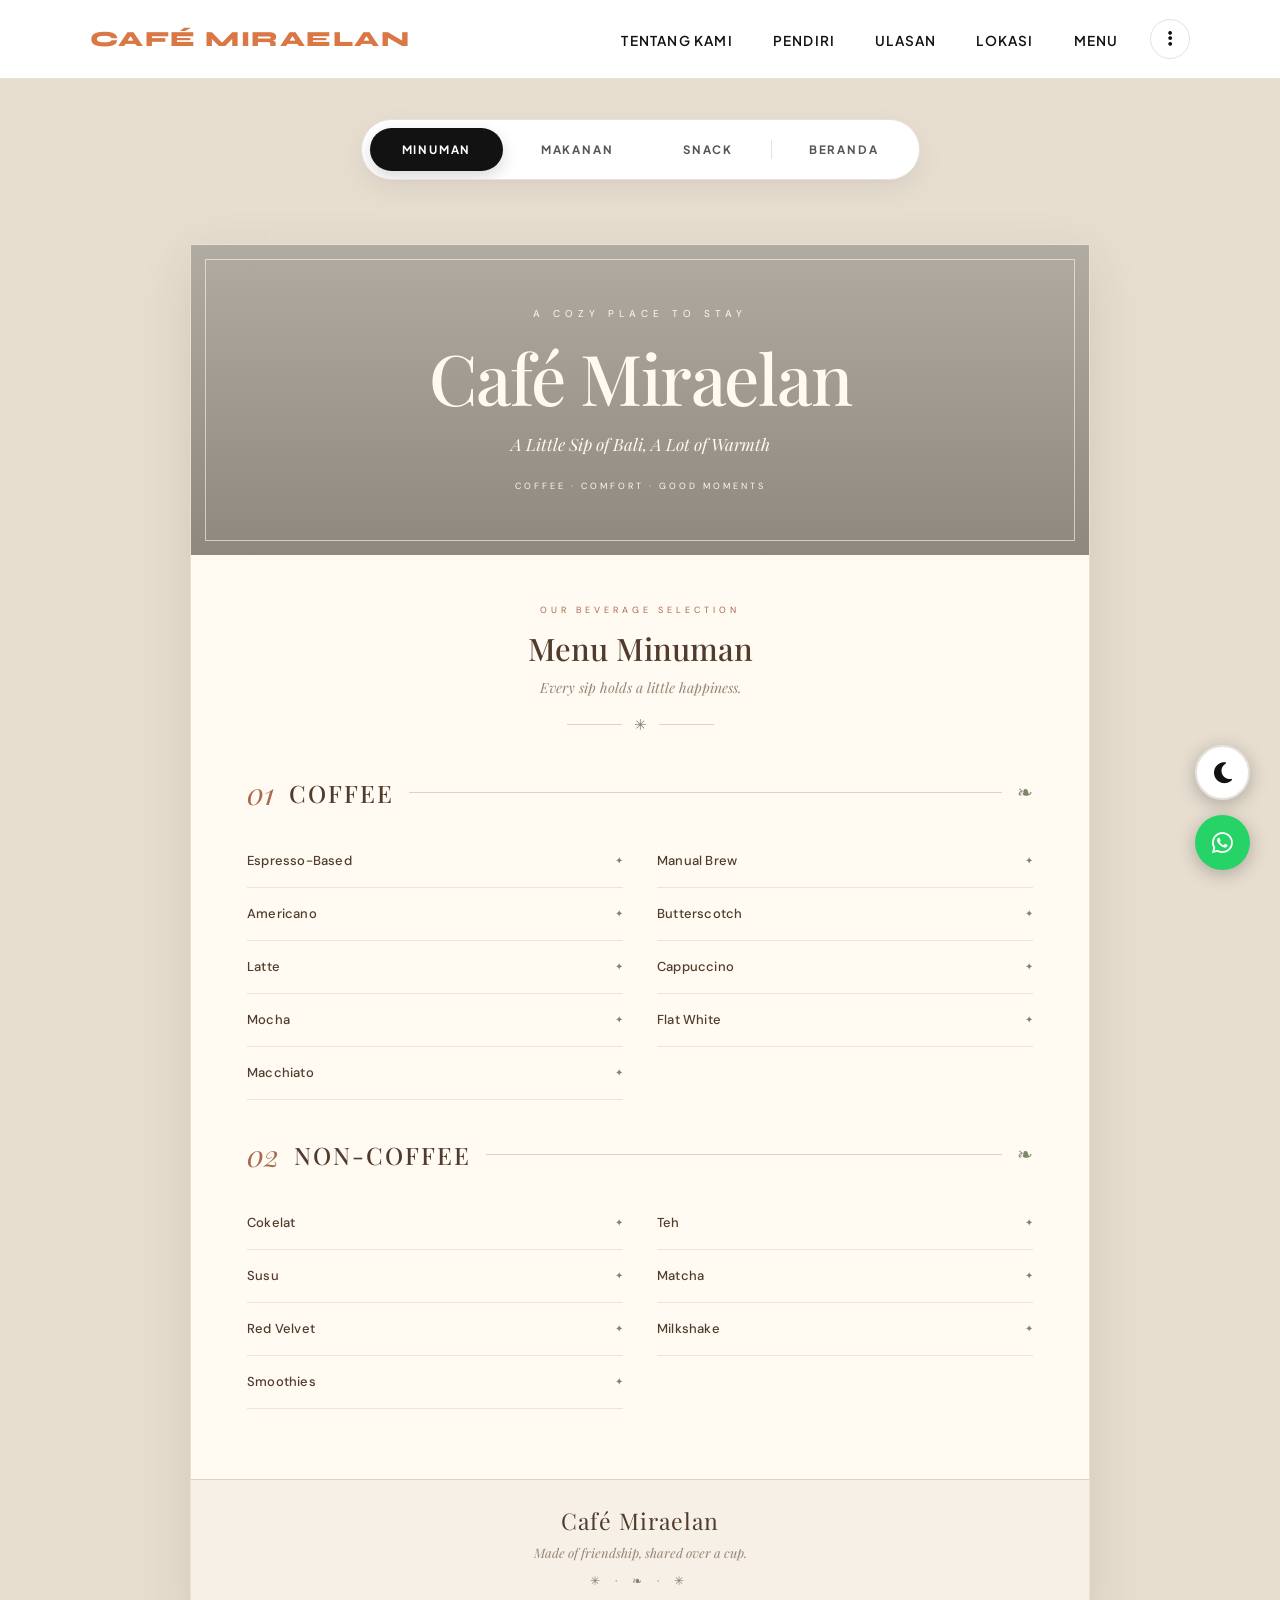
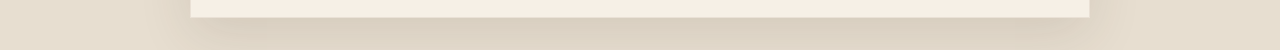
<file: drink.html>
<!DOCTYPE html>
<html lang="id">
<head>
    <meta charset="UTF-8">
    <meta name="viewport" content="width=device-width, initial-scale=1.0">
    <title>Menu Minuman — Café Miraelan</title>

    <link rel="preconnect" href="https://fonts.googleapis.com">
    <link rel="preconnect" href="https://fonts.gstatic.com" crossorigin>
    <link href="https://fonts.googleapis.com/css2?family=Plus+Jakarta+Sans:wght@400;500;600;700&family=Syne:wght@700;800&family=DM+Sans:wght@400;500;600&family=Playfair+Display:wght@400;500;600;700&family=Poppins:wght@400;500;600;700&display=swap" rel="stylesheet">
    <link rel="stylesheet" href="style.css">
    <link rel="stylesheet" href="https://cdnjs.cloudflare.com/ajax/libs/font-awesome/6.4.0/css/all.min.css">
</head>
<body class="page-drink">

    <!-- FLOATING BUTTONS -->
    <div class="floating-container">
        <button class="floating-btn theme-toggle-float" id="themeToggle" aria-label="Ubah Mode Gelap/Terang">
            <i class="fa-solid fa-moon" id="themeIcon"></i>
        </button>
        <a href="https://wa.me/6281234567890?text=Halo%20Caf%C3%A9%20Miraelan,%20saya%20ingin%20bertanya%20soal%20menu%20minuman." class="floating-btn wa-float" target="_blank" aria-label="Chat WhatsApp">
            <i class="fa-brands fa-whatsapp"></i>
        </a>
    </div>

    <!-- NAVBAR -->
    <nav>
        <div class="logo"><span>Café Miraelan</span></div>
        <div class="nav-right-container">
            <ul class="nav-links">
                <li><a href="index.html#about">Tentang Kami</a></li>
                <li><a href="index.html#team">Pendiri</a></li>
                <li><a href="index.html#reviews">Ulasan</a></li>
                <li><a href="index.html#location">Lokasi</a></li>
                <li><a href="foods.html">Menu</a></li>
            </ul>
            <div class="more-options-wrapper">
                <button class="btn-dots" aria-label="Menu Opsi Tambahan">
                    <i class="fa-solid fa-ellipsis-vertical"></i>
                </button>
                <div class="dropdown-menu">
                    <a href="drink.html"><i class="fa-solid fa-mug-hot"></i> Menu Minuman</a>
                    <a href="foods.html"><i class="fa-solid fa-utensils"></i> Menu Makanan</a>
                    <a href="snacks.html"><i class="fa-solid fa-cookie-bite"></i> Menu Snack</a>
                    <a href="https://instagram.com/miraelan" target="_blank"><i class="fa-brands fa-instagram" style="color: var(--ig-color);"></i> Instagram Kami</a>
                    <a href="https://wa.me/6281234567890?text=Halo,%20saya%20ingin%20reservasi%20meja." target="_blank"><i class="fa-solid fa-calendar-check"></i> Reservasi Meja</a>
                    <a href="https://wa.me/6281234567890?text=Halo,%20saya%20berminat%20dengan%20info%20kemitraan." target="_blank"><i class="fa-solid fa-handshake"></i> Info Kemitraan</a>
                    <a href="index.html#location"><i class="fa-solid fa-map-location-dot"></i> Petunjuk Arah</a>
                    <a href="https://wa.me/6281234567890?text=Halo,%20saya%20butuh%20bantuan." target="_blank"><i class="fa-brands fa-whatsapp" style="color: var(--wa-color);"></i> Bantuan (WhatsApp)</a>
                </div>
            </div>
        </div>
    </nav>

    <section class="menu-tabs-section">
    <nav class="menu-tabs-nav">
        <a href="drink.html" class="menu-tab active">Minuman</a>
        <a href="foods.html" class="menu-tab">Makanan</a>
        <a href="snacks.html" class="menu-tab">Snack</a>
        <a href="index.html" class="menu-tab tab-home">Beranda</a>
    </nav>
</section>

    <!-- DRINK MENU -->
    <main class="menu-page">
        <header class="hero">
            <span class="eyebrow">A Cozy Place to Stay</span>
            <h1>Café Miraelan</h1>
            <p class="tagline">A Little Sip of Bali, A Lot of Warmth</p>
            <p class="subtitle">Coffee · Comfort · Good Moments</p>
        </header>

        <section class="menu-content">
            <div class="intro">
                <span class="small-label">Our Beverage Selection</span>
                <h2>Menu Minuman</h2>
                <p>Every sip holds a little happiness.</p>
                <div class="ornament">✳</div>
            </div>

            <section class="category">
                <div class="category-heading">
                    <span class="number">01</span>
                    <h3>COFFEE</h3>
                    <span class="line"></span>
                    <span class="leaf">❧</span>
                </div>
                <div class="menu-grid">
                    <div class="menu-item"><span class="name">Espresso-Based</span><span class="dot">✦</span></div>
                    <div class="menu-item"><span class="name">Manual Brew</span><span class="dot">✦</span></div>
                    <div class="menu-item"><span class="name">Americano</span><span class="dot">✦</span></div>
                    <div class="menu-item"><span class="name">Butterscotch</span><span class="dot">✦</span></div>
                    <div class="menu-item"><span class="name">Latte</span><span class="dot">✦</span></div>
                    <div class="menu-item"><span class="name">Cappuccino</span><span class="dot">✦</span></div>
                    <div class="menu-item"><span class="name">Mocha</span><span class="dot">✦</span></div>
                    <div class="menu-item"><span class="name">Flat White</span><span class="dot">✦</span></div>
                    <div class="menu-item"><span class="name">Macchiato</span><span class="dot">✦</span></div>
                </div>
            </section>

            <section class="category non-coffee">
                <div class="category-heading">
                    <span class="number">02</span>
                    <h3>NON-COFFEE</h3>
                    <span class="line"></span>
                    <span class="leaf">❧</span>
                </div>
                <div class="menu-grid">
                    <div class="menu-item"><span class="name">Cokelat</span><span class="dot">✦</span></div>
                    <div class="menu-item"><span class="name">Teh</span><span class="dot">✦</span></div>
                    <div class="menu-item"><span class="name">Susu</span><span class="dot">✦</span></div>
                    <div class="menu-item"><span class="name">Matcha</span><span class="dot">✦</span></div>
                    <div class="menu-item"><span class="name">Red Velvet</span><span class="dot">✦</span></div>
                    <div class="menu-item"><span class="name">Milkshake</span><span class="dot">✦</span></div>
                    <div class="menu-item"><span class="name">Smoothies</span><span class="dot">✦</span></div>
                </div>
            </section>
        </section>

        <footer class="drink-footer">
            <div class="footer-brand">Café Miraelan</div>
            <p>Made of friendship, shared over a cup.</p>
            <div class="footer-ornament">✳ · ❧ · ✳</div>
        </footer>
    </main>

    <script src="theme.js"></script>
</body>
</html>
</file>
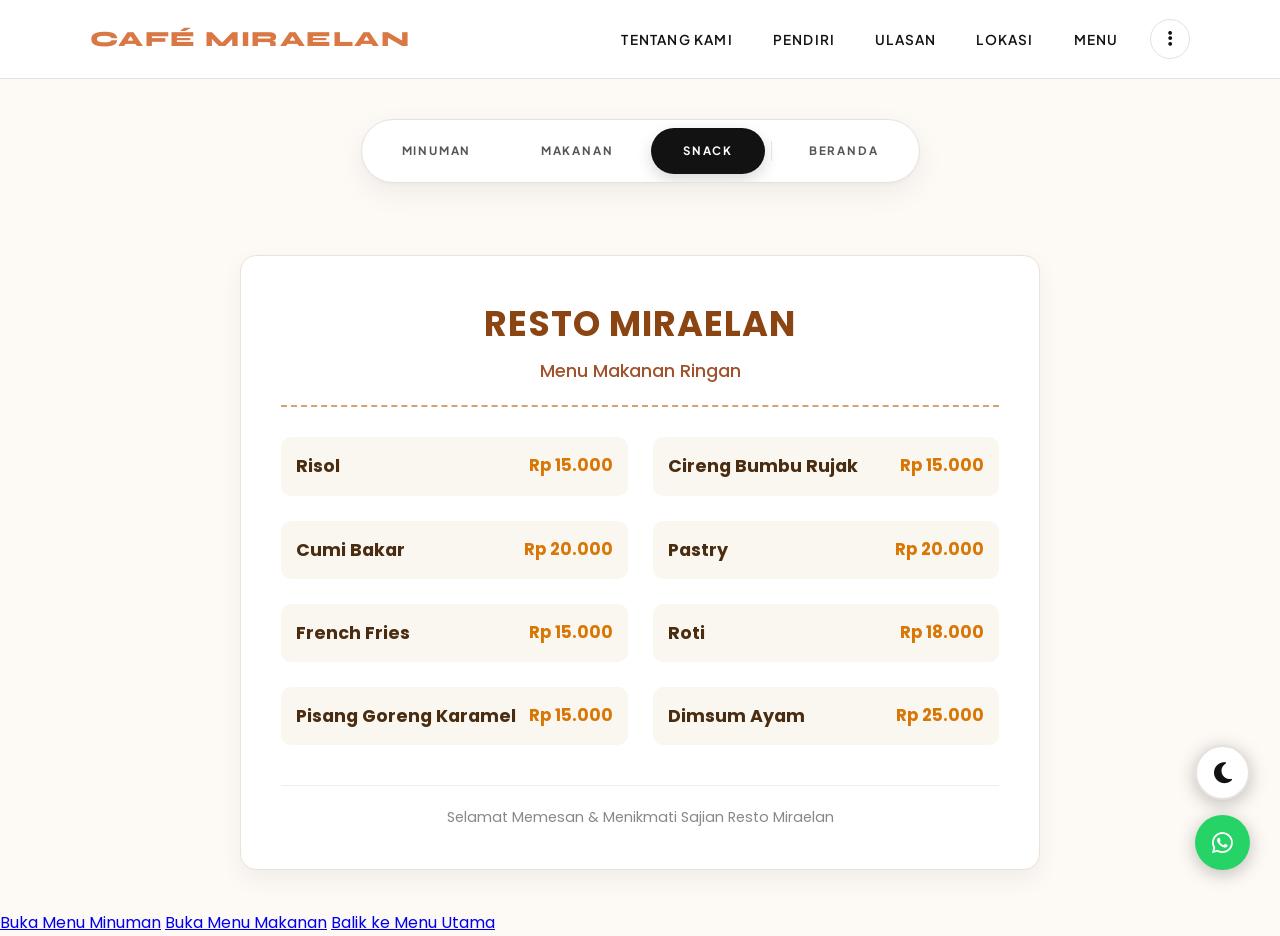
<file: snacks.html>
<!DOCTYPE html>
<html lang="id">
<head>
    <meta charset="UTF-8">
    <meta name="viewport" content="width=device-width, initial-scale=1.0">
    <title>Menu Snack — Café Miraelan</title>

    <link rel="preconnect" href="https://fonts.googleapis.com">
    <link rel="preconnect" href="https://fonts.gstatic.com" crossorigin>
    <link href="https://fonts.googleapis.com/css2?family=Plus+Jakarta+Sans:wght@400;500;600;700&family=Syne:wght@700;800&family=DM+Sans:wght@400;500;600&family=Playfair+Display:wght@400;500;600;700&family=Poppins:wght@400;500;600;700&display=swap" rel="stylesheet">
    <link rel="stylesheet" href="style.css">
    <link rel="stylesheet" href="https://cdnjs.cloudflare.com/ajax/libs/font-awesome/6.4.0/css/all.min.css">
</head>
<body class="page-snacks">

    <!-- FLOATING BUTTONS -->
    <div class="floating-container">
        <button class="floating-btn theme-toggle-float" id="themeToggle" aria-label="Ubah Mode Gelap/Terang">
            <i class="fa-solid fa-moon" id="themeIcon"></i>
        </button>
        <a href="https://wa.me/6281234567890?text=Halo%20Caf%C3%A9%20Miraelan,%20saya%20ingin%20pesan%20snack." class="floating-btn wa-float" target="_blank" aria-label="Chat WhatsApp">
            <i class="fa-brands fa-whatsapp"></i>
        </a>
    </div>

    <!-- NAVBAR -->
    <nav>
        <div class="logo"><span>Café Miraelan</span></div>
        <div class="nav-right-container">
            <ul class="nav-links">
                <li><a href="index.html#about">Tentang Kami</a></li>
                <li><a href="index.html#team">Pendiri</a></li>
                <li><a href="index.html#reviews">Ulasan</a></li>
                <li><a href="index.html#location">Lokasi</a></li>
                <li><a href="foods.html">Menu</a></li>
            </ul>
            <div class="more-options-wrapper">
                <button class="btn-dots" aria-label="Menu Opsi Tambahan">
                    <i class="fa-solid fa-ellipsis-vertical"></i>
                </button>
                <div class="dropdown-menu">
                    <a href="drink.html"><i class="fa-solid fa-mug-hot"></i> Menu Minuman</a>
                    <a href="foods.html"><i class="fa-solid fa-utensils"></i> Menu Makanan</a>
                    <a href="snacks.html"><i class="fa-solid fa-cookie-bite"></i> Menu Snack</a>
                    <a href="https://instagram.com/miraelan" target="_blank"><i class="fa-brands fa-instagram" style="color: var(--ig-color);"></i> Instagram Kami</a>
                    <a href="https://wa.me/6281234567890?text=Halo,%20saya%20ingin%20reservasi%20meja." target="_blank"><i class="fa-solid fa-calendar-check"></i> Reservasi Meja</a>
                    <a href="https://wa.me/6281234567890?text=Halo,%20saya%20berminat%20dengan%20info%20kemitraan." target="_blank"><i class="fa-solid fa-handshake"></i> Info Kemitraan</a>
                    <a href="index.html#location"><i class="fa-solid fa-map-location-dot"></i> Petunjuk Arah</a>
                    <a href="https://wa.me/6281234567890?text=Halo,%20saya%20butuh%20bantuan." target="_blank"><i class="fa-brands fa-whatsapp" style="color: var(--wa-color);"></i> Bantuan (WhatsApp)</a>
                </div>
            </div>
        </div>
    </nav>

    <section class="menu-tabs-section">
    <nav class="menu-tabs-nav">
        <a href="drink.html" class="menu-tab">Minuman</a>
        <a href="foods.html" class="menu-tab">Makanan</a>
        <a href="snacks.html" class="menu-tab active">Snack</a>
        <a href="index.html" class="menu-tab tab-home">Beranda</a>
    </nav>
</section>

    <div class="container">
        <header>
            <h1>RESTO MIRAELAN</h1>
            <p>Menu Makanan Ringan</p>
        </header>

        <div class="menu-grid">
            <div class="menu-item">
                <div class="item-details"><div class="item-title">Risol</div></div>
                <div class="item-price">Rp 15.000</div>
            </div>
            <div class="menu-item">
                <div class="item-details"><div class="item-title">Cireng Bumbu Rujak</div></div>
                <div class="item-price">Rp 15.000</div>
            </div>
            <div class="menu-item">
                <div class="item-details"><div class="item-title">Cumi Bakar</div></div>
                <div class="item-price">Rp 20.000</div>
            </div>
            <div class="menu-item">
                <div class="item-details"><div class="item-title">Pastry</div></div>
                <div class="item-price">Rp 20.000</div>
            </div>
            <div class="menu-item">
                <div class="item-details"><div class="item-title">French Fries</div></div>
                <div class="item-price">Rp 15.000</div>
            </div>
            <div class="menu-item">
                <div class="item-details"><div class="item-title">Roti</div></div>
                <div class="item-price">Rp 18.000</div>
            </div>
            <div class="menu-item">
                <div class="item-details"><div class="item-title">Pisang Goreng Karamel</div></div>
                <div class="item-price">Rp 15.000</div>
            </div>
            <div class="menu-item">
                <div class="item-details"><div class="item-title">Dimsum Ayam</div></div>
                <div class="item-price">Rp 25.000</div>
            </div>
        </div>

        <footer class="snacks-footer">
            <p>Selamat Memesan & Menikmati Sajian Resto Miraelan</p>
        </footer>
    </div>

    <div class="quick-links">
        <a href="drink.html" class="quick-link drink">Buka Menu Minuman</a>
        <a href="foods.html" class="quick-link foods">Buka Menu Makanan</a>
        <a href="index.html" class="quick-link main">Balik ke Menu Utama</a>
    </div>

    <script src="theme.js"></script>
</body>
</html>
</file>
<file: style.css>
/* ============================================================
   CAFÉ MIRAELAN — UNIFIED STYLESHEET
   ============================================================ */

/* ===== 1. GLOBAL RESET ===== */
* {
  margin: 0;
  padding: 0;
  box-sizing: border-box;
}

/* ===== 2. CAFÉ THEME VARIABLES ===== */
:root {
  --bg-light: #FAF9F6;
  --bg-white: #FFFFFF;
  --text-dark: #121212;
  --text-muted: #555555;
  --accent-brand: #D97745;
  --accent-soft: #F4ECE7;
  --border-color: #E6E1DC;
  --star-gold: #FFB800;
  --wa-color: #25D366;
  --wa-hover: #1DA851;
  --ig-color: #E1306C;
  --card-shadow: rgba(0, 0, 0, 0.06);
  --font-heading: 'Syne', sans-serif;
  --font-body: 'Plus Jakarta Sans', sans-serif;
}

[data-theme="dark"] {
  --bg-light: #121212;
  --bg-white: #1E1E1E;
  --text-dark: #F5F5F5;
  --text-muted: #AAAAAA;
  --accent-brand: #E08552;
  --accent-soft: #2D231F;
  --border-color: #2E2E2E;
  --card-shadow: rgba(0, 0, 0, 0.4);
}

/* ===== 3. BASE BODY ===== */
body {
  background-color: var(--bg-light);
  color: var(--text-dark);
  font-family: var(--font-body);
  line-height: 1.6;
  scroll-behavior: smooth;
  -webkit-font-smoothing: antialiased;
  transition: background-color 0.4s ease, color 0.4s ease;
}

/* ===== 4. NAVBAR ===== */
nav {
  display: flex;
  justify-content: space-between;
  align-items: center;
  padding: 1.2rem 7%;
  background: var(--bg-white);
  backdrop-filter: blur(10px);
  position: sticky;
  top: 0;
  z-index: 1000;
  border-bottom: 1px solid var(--border-color);
  font-family: var(--font-body);
  transition: background-color 0.4s ease, border-color 0.4s ease;
}

.logo {
  font-family: var(--font-heading);
  font-size: 1.35rem;
  font-weight: 800;
  letter-spacing: 1.5px;
  color: var(--text-dark);
  text-transform: uppercase;
}

.logo span { color: var(--accent-brand); }

.nav-right-container {
  display: flex;
  align-items: center;
  gap: 2rem;
}

.nav-links {
  display: flex;
  list-style: none;
  gap: 2.5rem;
}

.nav-links a {
  text-decoration: none;
  color: var(--text-dark);
  font-size: 0.85rem;
  font-weight: 600;
  text-transform: uppercase;
  letter-spacing: 1.2px;
  transition: color 0.3s ease;
  font-family: var(--font-body);
}

.nav-links a.active,
.nav-links a:hover { color: var(--accent-brand); }

.more-options-wrapper {
  position: relative;
  display: inline-block;
}

.btn-dots {
  background: transparent;
  border: 1px solid var(--border-color);
  width: 40px;
  height: 40px;
  border-radius: 50%;
  cursor: pointer;
  display: flex;
  align-items: center;
  justify-content: center;
  font-size: 1.1rem;
  color: var(--text-dark);
  transition: all 0.3s ease;
}

.btn-dots:hover,
.more-options-wrapper:hover .btn-dots {
  background-color: var(--accent-soft);
  color: var(--accent-brand);
  border-color: var(--accent-brand);
}

.dropdown-menu {
  display: none;
  position: absolute;
  right: 0;
  top: 50px;
  background-color: var(--bg-white);
  min-width: 220px;
  box-shadow: 0 10px 30px var(--card-shadow);
  border: 1px solid var(--border-color);
  border-radius: 6px;
  z-index: 1001;
  padding: 0.5rem 0;
}

.more-options-wrapper:hover .dropdown-menu { display: block; }

.dropdown-menu a {
  color: var(--text-dark);
  padding: 0.75rem 1.25rem;
  text-decoration: none;
  display: flex;
  align-items: center;
  gap: 0.75rem;
  font-size: 0.85rem;
  font-weight: 600;
  transition: background 0.2s ease;
  font-family: var(--font-body);
}

.dropdown-menu a:hover {
  background-color: var(--accent-soft);
  color: var(--accent-brand);
}

/* ===== 5. FLOATING BUTTONS ===== */
.floating-container {
  position: fixed;
  bottom: 30px;
  right: 30px;
  display: flex;
  flex-direction: column;
  gap: 15px;
  z-index: 9999;
}

.floating-btn {
  width: 55px;
  height: 55px;
  border-radius: 50%;
  display: flex;
  align-items: center;
  justify-content: center;
  font-size: 24px;
  box-shadow: 0 4px 18px rgba(0, 0, 0, 0.25);
  text-decoration: none;
  transition: all 0.3s ease;
  border: none;
  cursor: pointer;
}

.wa-float {
  background-color: var(--wa-color);
  color: #FFF;
}

.wa-float:hover {
  background-color: var(--wa-hover);
  transform: scale(1.1);
}

.theme-toggle-float {
  background-color: var(--bg-white);
  color: var(--text-dark);
  border: 2px solid var(--border-color);
}

.theme-toggle-float:hover {
  transform: scale(1.1);
  color: var(--accent-brand);
  border-color: var(--accent-brand);
}

/* ===== 6. CAFÉ HOME PAGE (index.html) ===== */
.hero-section {
  position: relative;
  min-height: 80vh;
  display: flex;
  flex-direction: column;
  justify-content: space-between;
  padding: 6rem 7% 4rem;
  background: linear-gradient(180deg, rgba(18, 18, 18, 0.75) 0%, rgba(18, 18, 18, 0.85) 100%),
              url('https://images.unsplash.com/photo-1554118811-1e0d58224f24?auto=format&fit=crop&w=1920&q=80') center/cover no-repeat;
  color: #FFFFFF;
  border-bottom: 1px solid var(--border-color);
}

.hero-top-content {
  display: flex;
  justify-content: space-between;
  align-items: flex-end;
  gap: 3rem;
  margin-top: auto;
  margin-bottom: 3rem;
}

.hero-text-left { max-width: 700px; }

.hero-text-left .tag-label {
  display: inline-block;
  font-size: 0.8rem;
  font-weight: 700;
  text-transform: uppercase;
  letter-spacing: 2px;
  color: var(--accent-brand);
  margin-bottom: 1rem;
  background: rgba(217, 119, 69, 0.15);
  padding: 0.3rem 0.8rem;
  border-radius: 4px;
  border: 1px solid rgba(217, 119, 69, 0.3);
}

.hero-text-left h1 {
  font-family: var(--font-heading);
  font-size: clamp(2.4rem, 4.5vw, 4rem);
  font-weight: 800;
  line-height: 1.15;
  text-transform: uppercase;
  letter-spacing: -0.5px;
  color: #FFFFFF;
}

.hero-text-right {
  max-width: 420px;
  display: flex;
  flex-direction: column;
  align-items: flex-start;
  gap: 1.5rem;
}

.hero-text-right p {
  color: #E0E0E0;
  font-size: 1.05rem;
  line-height: 1.6;
}

.hero-action-buttons {
  display: flex;
  gap: 1rem;
  flex-wrap: wrap;
}

.hero-bottom-bar {
  display: flex;
  justify-content: space-between;
  align-items: center;
  border-top: 1px solid rgba(255, 255, 255, 0.2);
  padding-top: 2rem;
}

.hero-location-info {
  display: flex;
  align-items: center;
  gap: 0.8rem;
  font-size: 0.95rem;
  color: #DDDDDD;
}

.hero-location-info i {
  color: var(--accent-brand);
  font-size: 1.2rem;
}

.status-badge {
  background: rgba(255, 255, 255, 0.15);
  backdrop-filter: blur(8px);
  border: 1px solid rgba(255, 255, 255, 0.3);
  color: #FFFFFF;
  padding: 0.5rem 1.2rem;
  border-radius: 50px;
  font-size: 0.85rem;
  font-weight: 700;
  display: flex;
  align-items: center;
  gap: 0.6rem;
}

.status-dot {
  width: 8px;
  height: 8px;
  background-color: var(--wa-color);
  border-radius: 50%;
  box-shadow: 0 0 10px var(--wa-color);
}

.stats-section {
  display: grid;
  grid-template-columns: repeat(4, 1fr);
  background: var(--bg-white);
  border-bottom: 1px solid var(--border-color);
  transition: background-color 0.4s ease;
}

.stat-box {
  padding: 3rem 2rem;
  border-right: 1px solid var(--border-color);
}

.stat-box:last-child { border-right: none; }

.stat-number {
  font-family: var(--font-heading);
  font-size: 2.8rem;
  font-weight: 800;
  color: var(--accent-brand);
  line-height: 1;
  margin-bottom: 0.5rem;
}

.stat-label {
  font-size: 0.8rem;
  color: var(--text-muted);
  font-weight: 700;
  text-transform: uppercase;
  letter-spacing: 1px;
}

.stat-subtext {
  font-size: 0.75rem;
  color: var(--text-muted);
  margin-top: 0.2rem;
  opacity: 0.8;
}

.team-section {
  padding: 7rem 7%;
  background: var(--bg-white);
  border-bottom: 1px solid var(--border-color);
  transition: background-color 0.4s ease;
}

.team-grid {
  display: grid;
  grid-template-columns: repeat(4, 1fr);
  gap: 2rem;
}

.team-card {
  background: var(--bg-light);
  border: 1px solid var(--border-color);
  border-radius: 6px;
  overflow: hidden;
  transition: all 0.3s ease;
  text-align: center;
}

.team-card:hover {
  transform: translateY(-5px);
  box-shadow: 0 15px 30px var(--card-shadow);
  border-color: var(--accent-brand);
}

.team-img-wrapper {
  width: 100%;
  height: 280px;
  overflow: hidden;
  position: relative;
}

.team-img-wrapper img {
  width: 100%;
  height: 100%;
  object-fit: cover;
  transition: transform 0.4s ease;
}

.team-card:hover .team-img-wrapper img { transform: scale(1.05); }

.team-info { padding: 1.5rem; }

.team-info h3 {
  font-family: var(--font-heading);
  font-size: 1.15rem;
  font-weight: 700;
  text-transform: uppercase;
  margin-bottom: 0.3rem;
}

.team-role {
  font-size: 0.8rem;
  font-weight: 700;
  color: var(--accent-brand);
  text-transform: uppercase;
  letter-spacing: 1px;
  margin-bottom: 0.8rem;
}

.team-bio {
  font-size: 0.85rem;
  color: var(--text-muted);
  line-height: 1.5;
  margin-bottom: 1.2rem;
}

.team-socials {
  display: flex;
  justify-content: center;
  gap: 1rem;
}

.team-socials a {
  width: 34px;
  height: 34px;
  border-radius: 50%;
  background: var(--bg-white);
  border: 1px solid var(--border-color);
  color: var(--text-dark);
  display: flex;
  align-items: center;
  justify-content: center;
  font-size: 0.85rem;
  text-decoration: none;
  transition: all 0.3s ease;
}

.team-socials a:hover {
  background: var(--accent-brand);
  color: #FFFFFF;
  border-color: var(--accent-brand);
}

.menu-section { padding: 7rem 7%; }

.section-header { margin-bottom: 3.5rem; }

.section-header h2 {
  font-family: var(--font-heading);
  font-size: 2.2rem;
  text-transform: uppercase;
  letter-spacing: -0.5px;
  font-weight: 800;
}

/* Café menu grid (3 kolom) */
.menu-grid {
  display: grid;
  grid-template-columns: repeat(3, 1fr);
  gap: 2rem;
}

.menu-card {
  background: var(--bg-white);
  border: 1px solid var(--border-color);
  border-radius: 4px;
  overflow: hidden;
  display: flex;
  flex-direction: column;
  transition: all 0.3s ease;
}

.menu-card:hover {
  transform: translateY(-5px);
  box-shadow: 0 15px 30px var(--card-shadow);
  border-color: var(--accent-brand);
}

.menu-img-box {
  height: 240px;
  overflow: hidden;
  position: relative;
}

.menu-img-box img {
  width: 100%;
  height: 100%;
  object-fit: cover;
  transition: transform 0.5s ease;
}

.menu-card:hover .menu-img-box img { transform: scale(1.05); }

.badge-innovation {
  position: absolute;
  top: 15px;
  left: 15px;
  background: var(--bg-white);
  color: var(--accent-brand);
  font-size: 0.68rem;
  font-weight: 700;
  text-transform: uppercase;
  letter-spacing: 1px;
  padding: 0.35rem 0.8rem;
  border-radius: 2px;
  box-shadow: 0 4px 10px rgba(0, 0, 0, 0.1);
}

.menu-body {
  padding: 2rem;
  display: flex;
  flex-direction: column;
  flex-grow: 1;
}

.menu-title-row {
  display: flex;
  justify-content: space-between;
  align-items: flex-start;
  margin-bottom: 0.8rem;
  gap: 1rem;
}

.menu-title-row h3 {
  font-family: var(--font-heading);
  font-size: 1.25rem;
  font-weight: 700;
  text-transform: uppercase;
  line-height: 1.3;
}

.menu-price {
  font-family: var(--font-body);
  font-size: 1rem;
  font-weight: 700;
  color: var(--accent-brand);
  white-space: nowrap;
}

.menu-desc {
  color: var(--text-muted);
  font-size: 0.9rem;
  line-height: 1.6;
  margin-bottom: 1.5rem;
  flex-grow: 1;
}

.menu-tags {
  display: flex;
  gap: 0.5rem;
  flex-wrap: wrap;
  border-top: 1px solid var(--border-color);
  padding-top: 1.2rem;
}

.tag-pill {
  background: var(--accent-soft);
  color: var(--accent-brand);
  font-size: 0.7rem;
  font-weight: 700;
  padding: 0.25rem 0.6rem;
  border-radius: 2px;
  text-transform: uppercase;
  letter-spacing: 0.5px;
}

.reviews-section {
  background: var(--bg-white);
  padding: 6rem 7%;
  border-top: 1px solid var(--border-color);
  border-bottom: 1px solid var(--border-color);
  transition: background-color 0.4s ease;
}

.reviews-header {
  display: flex;
  justify-content: space-between;
  align-items: flex-end;
  margin-bottom: 3.5rem;
  gap: 2rem;
}

.gmaps-score-card {
  background: var(--bg-light);
  border: 1px solid var(--border-color);
  padding: 1.2rem 1.8rem;
  border-radius: 8px;
  display: flex;
  align-items: center;
  gap: 1.5rem;
}

.gmaps-score {
  font-family: var(--font-heading);
  font-size: 3rem;
  font-weight: 800;
  color: var(--text-dark);
  line-height: 1;
}

.gmaps-details {
  display: flex;
  flex-direction: column;
  gap: 0.3rem;
}

.stars-gold {
  color: var(--star-gold);
  font-size: 1.1rem;
}

.gmaps-details span {
  font-size: 0.8rem;
  color: var(--text-muted);
  font-weight: 600;
}

.reviews-grid {
  display: grid;
  grid-template-columns: repeat(3, 1fr);
  gap: 2rem;
}

.review-card {
  background: var(--bg-light);
  border: 1px solid var(--border-color);
  border-radius: 6px;
  padding: 2rem;
  display: flex;
  flex-direction: column;
  justify-content: space-between;
}

.review-top { margin-bottom: 1.2rem; }

.reviewer-info {
  display: flex;
  align-items: center;
  gap: 0.8rem;
  margin-bottom: 1rem;
}

.reviewer-avatar {
  width: 42px;
  height: 42px;
  border-radius: 50%;
  background-color: var(--accent-brand);
  color: #FFFFFF;
  font-weight: 700;
  display: flex;
  align-items: center;
  justify-content: center;
  font-size: 0.95rem;
}

.reviewer-meta h4 {
  font-size: 0.95rem;
  font-weight: 700;
  color: var(--text-dark);
}

.reviewer-meta span {
  font-size: 0.75rem;
  color: var(--text-muted);
}

.review-text {
  font-size: 0.92rem;
  color: var(--text-dark);
  line-height: 1.6;
  font-style: italic;
}

.review-tag {
  display: inline-block;
  margin-top: 1.2rem;
  font-size: 0.75rem;
  font-weight: 700;
  color: var(--accent-brand);
  background: var(--accent-soft);
  padding: 0.2rem 0.6rem;
  border-radius: 4px;
}

.location-section {
  padding: 6rem 7%;
  background: var(--bg-light);
}

.map-wrapper {
  width: 100%;
  height: 450px;
  border: 1px solid var(--border-color);
  border-radius: 4px;
  overflow: hidden;
  box-shadow: 0 10px 25px var(--card-shadow);
}

.map-wrapper iframe {
  width: 100%;
  height: 100%;
  border: 0;
}

/* ===== 7. SHARED BUTTONS ===== */
.btn-wa {
  display: inline-flex;
  align-items: center;
  gap: 0.6rem;
  padding: 0.9rem 1.8rem;
  background-color: var(--wa-color);
  color: #FFFFFF;
  text-decoration: none;
  font-weight: 700;
  font-size: 0.85rem;
  text-transform: uppercase;
  letter-spacing: 1px;
  border-radius: 4px;
  transition: all 0.3s ease;
  box-shadow: 0 4px 15px rgba(37, 211, 102, 0.3);
}

.btn-wa:hover {
  background-color: var(--wa-hover);
  transform: translateY(-2px);
  box-shadow: 0 6px 20px rgba(37, 211, 102, 0.4);
}

.btn-ig {
  display: inline-flex;
  align-items: center;
  gap: 0.6rem;
  padding: 0.9rem 1.8rem;
  background: linear-gradient(45deg, #f09433 0%, #e6683c 25%, #dc2743 50%, #cc2366 75%, #bc1888 100%);
  color: #FFFFFF;
  text-decoration: none;
  font-weight: 700;
  font-size: 0.85rem;
  text-transform: uppercase;
  letter-spacing: 1px;
  border-radius: 4px;
  transition: all 0.3s ease;
  box-shadow: 0 4px 15px rgba(225, 48, 108, 0.3);
}

.btn-ig:hover {
  transform: translateY(-2px);
  box-shadow: 0 6px 20px rgba(225, 48, 108, 0.4);
}

/* ===== 8. FOOTER (Café) ===== */
footer.cafe-footer {
  padding: 5rem 7% 2rem;
  background: #0D0D0D;
  color: #888888;
  font-size: 0.85rem;
}

.footer-grid {
  display: grid;
  grid-template-columns: 2fr 1fr 1fr;
  gap: 3rem;
  margin-bottom: 3.5rem;
}

.footer-col h4 {
  color: #FFFFFF;
  font-family: var(--font-heading);
  text-transform: uppercase;
  margin-bottom: 1.2rem;
  letter-spacing: 1px;
}

.footer-col p,
.footer-col a {
  color: #888888;
  text-decoration: none;
  display: block;
  margin-bottom: 0.6rem;
  transition: color 0.3s ease;
}

.footer-col a:hover { color: #FFFFFF; }

.footer-socials {
  display: flex;
  gap: 1rem;
  margin-top: 1rem;
}

.footer-socials a {
  font-size: 1.2rem;
  color: #888888;
  transition: color 0.3s ease;
}

.footer-socials a:hover { color: var(--accent-brand); }

.copyright {
  border-top: 1px solid #1A1A1A;
  padding-top: 2rem;
  text-align: center;
}

/* ============================================================
   10. DRINK MENU PAGE (body.page-drink)
   ============================================================ */
body.page-drink {
  --cream: #f6f0e6;
  --paper: #fffaf2;
  --brown: #513b2d;
  --terracotta: #a9694d;
  --sage: #7b866b;
  --d-muted: #958574;
  --line: #dfd2bf;

  background: #e7ded0;
  color: var(--brown);
  font-family: 'DM Sans', sans-serif;
  padding: 0;
  line-height: normal;
}

body.page-drink .menu-page {
  width: 100%;
  max-width: 900px;
  margin: 32px auto;
  background: var(--paper);
  overflow: hidden;
  box-shadow: 0 16px 50px rgba(68, 48, 32, 0.12);
  border: 1px solid rgba(112, 84, 57, 0.15);
}

body.page-drink .hero {
  min-height: 310px;
  position: relative;
  display: flex;
  flex-direction: column;
  align-items: center;
  justify-content: center;
  text-align: center;
  padding: 55px 24px;
  background:
    linear-gradient(rgba(49, 43, 31, 0.38), rgba(49, 43, 31, 0.55)),
    url('https://images.unsplash.com/photo-1441974231531-c6227db76b6e?auto=format&fit=crop&w=1600&q=85') center 55% / cover no-repeat;
  color: #fffaf0;
}

body.page-drink .hero::before {
  content: "";
  position: absolute;
  inset: 14px;
  border: 1px solid rgba(255, 250, 240, 0.6);
  pointer-events: none;
}

body.page-drink .eyebrow {
  font-size: 10px;
  letter-spacing: 5px;
  text-transform: uppercase;
  margin-bottom: 18px;
}

body.page-drink .hero h1 {
  font-family: 'Playfair Display', serif;
  font-size: clamp(42px, 8vw, 70px);
  font-weight: 500;
  line-height: 1.12;
  letter-spacing: -1.5px;
}

body.page-drink .hero .tagline {
  font-family: 'Playfair Display', serif;
  font-style: italic;
  font-size: 17px;
  margin-top: 16px;
}

body.page-drink .hero .subtitle {
  font-size: 9px;
  letter-spacing: 3px;
  text-transform: uppercase;
  margin-top: 25px;
}

body.page-drink .menu-content { padding: 42px 56px 35px; }

body.page-drink .intro {
  text-align: center;
  margin-bottom: 38px;
}

body.page-drink .intro .small-label {
  color: var(--terracotta);
  text-transform: uppercase;
  letter-spacing: 4px;
  font-size: 9px;
}

body.page-drink .intro h2 {
  font-family: 'Playfair Display', serif;
  font-size: 31px;
  font-weight: 500;
  margin: 9px 0;
}

body.page-drink .intro p {
  color: var(--d-muted);
  font-family: 'Playfair Display', serif;
  font-style: italic;
  font-size: 14px;
}

body.page-drink .ornament {
  display: flex;
  align-items: center;
  justify-content: center;
  gap: 12px;
  margin-top: 18px;
  color: var(--sage);
  font-size: 15px;
}

body.page-drink .ornament::before,
body.page-drink .ornament::after {
  content: "";
  width: 55px;
  height: 1px;
  background: var(--line);
}

body.page-drink .category { margin-bottom: 35px; }

body.page-drink .category-heading {
  display: flex;
  align-items: center;
  gap: 15px;
  margin-bottom: 22px;
}

body.page-drink .category-heading .number {
  font-family: 'Playfair Display', serif;
  font-size: 30px;
  font-style: italic;
  color: var(--terracotta);
}

body.page-drink .category-heading h3 {
  font-family: 'Playfair Display', serif;
  font-weight: 500;
  font-size: 24px;
  letter-spacing: 2px;
}

body.page-drink .category-heading .line {
  flex: 1;
  height: 1px;
  background: var(--line);
}

body.page-drink .category-heading .leaf {
  color: var(--sage);
  font-size: 19px;
}

body.page-drink .menu-grid {
  display: grid;
  grid-template-columns: 1fr 1fr;
  column-gap: 34px;
  row-gap: 0;
  gap: 0 34px;
}

body.page-drink .menu-item {
  display: flex;
  align-items: center;
  justify-content: space-between;
  gap: 10px;
  min-height: 53px;
  border-bottom: 1px solid #eee5d8;
  transition: color 0.25s, padding 0.25s;
  background: transparent;
  padding: 0;
  border-radius: 0;
  transform: none;
}

body.page-drink .menu-item:hover {
  color: var(--terracotta);
  padding-left: 5px;
  transform: none;
}

body.page-drink .menu-item .name {
  font-size: 13px;
  font-weight: 500;
  letter-spacing: 0.2px;
}

body.page-drink .menu-item .dot {
  color: var(--sage);
  font-size: 10px;
}

body.page-drink .non-coffee { margin-top: 12px; }

body.page-drink .drink-footer {
  background: var(--cream);
  padding: 25px 20px 28px;
  text-align: center;
  border-top: 1px solid var(--line);
}

body.page-drink .footer-brand {
  font-family: 'Playfair Display', serif;
  font-size: 23px;
  letter-spacing: 1px;
}

body.page-drink .drink-footer p {
  margin-top: 8px;
  color: var(--d-muted);
  font-family: 'Playfair Display', serif;
  font-style: italic;
  font-size: 13px;
}

body.page-drink .footer-ornament {
  margin-top: 12px;
  font-size: 12px;
  color: var(--sage);
  letter-spacing: 6px;
}

/* ============================================================
   11. FOODS MENU PAGE (body.page-foods)
   ============================================================ */
body.page-foods {
  background-color: #fffaf3;
  color: #30251f;
  padding: 0;
  font-family: Arial, sans-serif;
}

body.page-foods .foods-content {
  padding: 40px 7%;
}

body.page-foods h1 {
  text-align: center;
  font-size: 36px;
  color: #a84320;
  margin-bottom: 10px;
}

body.page-foods .subtitle {
  text-align: center;
  color: #766b63;
  margin-bottom: 35px;
}

body.page-foods .menu-container {
  display: grid;
  grid-template-columns: repeat(3, 1fr);
  gap: 25px;
}

body.page-foods .menu-card {
  background: white;
  border-radius: 12px;
  overflow: hidden;
  box-shadow: 0 4px 15px #00000012;
  transition: transform 0.3s;
  border: none;
}

body.page-foods .menu-card:hover {
  transform: translateY(-5px);
  border-color: transparent;
}

body.page-foods .menu-card img {
  width: 100%;
  height: 210px;
  object-fit: cover;
  display: block;
}

body.page-foods .menu-info { padding: 20px; }

body.page-foods .menu-info h2 {
  font-size: 20px;
  margin-bottom: 8px;
}

body.page-foods .menu-info p {
  font-size: 14px;
  color: #766b63;
  line-height: 1.6;
  margin-bottom: 15px;
}

body.page-foods .price {
  color: #a84320;
  font-size: 18px;
  font-weight: bold;
}

/* ============================================================
   12. SNACKS MENU PAGE (body.page-snacks)
   ============================================================ */
body.page-snacks {
  background-color: #fdfaf6;
  color: #333;
  padding: 0;
  display: block;
  font-family: 'Poppins', Arial, sans-serif;
}

body.page-snacks .container {
  width: calc(100% - 40px);
  max-width: 800px;
  background: #ffffff;
  padding: 40px;
  border-radius: 16px;
  box-shadow: 0 10px 25px rgba(0, 0, 0, 0.05);
  border: 1px solid #eae2d6;
  margin: 40px auto;
  font-family: 'Poppins', Arial, sans-serif;
}

body.page-snacks header {
  text-align: center;
  border-bottom: 2px dashed #d4a373;
  padding-bottom: 20px;
  margin-bottom: 30px;
}

body.page-snacks header h1 {
  color: #8b4513;
  font-size: 2.2rem;
  letter-spacing: 1px;
}

body.page-snacks header p {
  color: #a0522d;
  font-size: 1.1rem;
  margin-top: 5px;
  font-weight: 500;
}

body.page-snacks .menu-grid {
  display: grid;
  grid-template-columns: repeat(auto-fit, minmax(320px, 1fr));
  gap: 25px;
}

body.page-snacks .menu-item {
  display: flex;
  justify-content: space-between;
  align-items: flex-start;
  padding: 15px;
  background-color: #faf6f0;
  border-radius: 10px;
  transition: transform 0.2s ease;
  border: none;
  min-height: auto;
}

body.page-snacks .menu-item:hover { transform: translateY(-3px); }

body.page-snacks .item-details { max-width: 70%; }

body.page-snacks .item-title {
  font-size: 1.1rem;
  font-weight: bold;
  color: #4a2c11;
}

body.page-snacks .item-desc {
  font-size: 0.85rem;
  color: #666;
  margin-top: 4px;
  line-height: 1.3;
}

body.page-snacks .item-price {
  font-size: 1.05rem;
  font-weight: bold;
  color: #d97706;
  white-space: nowrap;
}

body.page-snacks .snacks-footer {
  text-align: center;
  margin-top: 40px;
  padding-top: 20px;
  border-top: 1px solid #eee;
  color: #888;
  font-size: 0.9rem;
}

/* ============================================================
   13. RESPONSIVE
   ============================================================ */
@media (max-width: 1024px) {
  .team-grid { grid-template-columns: repeat(2, 1fr); }
}

@media (max-width: 992px) {
  .hero-top-content { flex-direction: column; align-items: flex-start; gap: 2rem; }
  .hero-text-right { max-width: 100%; }
  .menu-grid, .reviews-grid { grid-template-columns: repeat(2, 1fr); }
  .stats-section { grid-template-columns: repeat(2, 1fr); }
  .stat-box { border-bottom: 1px solid var(--border-color); }
  .reviews-header { flex-direction: column; align-items: flex-start; }

  body.page-foods .menu-container { grid-template-columns: repeat(2, 1fr); }
}

@media (max-width: 768px) {
  .nav-links { display: none; }
  .hero-section { padding: 4rem 5% 3rem; min-height: 70vh; }
  .hero-bottom-bar { flex-direction: column; align-items: flex-start; gap: 1rem; }
  .team-grid, .menu-grid, .reviews-grid { grid-template-columns: 1fr; }
  .stats-section { grid-template-columns: 1fr; }
  .stat-box { border-right: none; }
  .footer-grid { grid-template-columns: 1fr; }
  .map-wrapper { height: 320px; }
  .floating-container { bottom: 20px; right: 20px; gap: 10px; }
  .floating-btn { width: 48px; height: 48px; font-size: 20px; }

  body.page-drink .menu-page { margin: 12px auto; }
  body.page-drink .hero { min-height: 250px; padding: 45px 20px; }
  body.page-drink .hero h1 { font-size: 43px; }
  body.page-drink .hero .tagline { font-size: 15px; }
  body.page-drink .menu-content { padding: 32px 24px 25px; }
  body.page-drink .intro h2 { font-size: 27px; }
  body.page-drink .menu-grid { grid-template-columns: 1fr; }
  body.page-drink .category-heading h3 { font-size: 21px; }
  body.page-drink .category { margin-bottom: 30px; }
  body.page-drink .menu-item { min-height: 49px; }

  body.page-foods .foods-content { padding: 30px 5%; }
  body.page-foods h1 { font-size: 28px; }
  body.page-foods .menu-container { grid-template-columns: 1fr; }
  body.page-foods .menu-card img { height: 220px; }

  body.page-snacks .container {
    width: calc(100% - 24px);
    padding: 24px;
    margin: 20px auto;
  }
  body.page-snacks .menu-grid { grid-template-columns: 1fr; }
}

/* ===== PRINT (drink menu) ===== */
@media print {
  body { background: white; padding: 0; }
  body.page-drink .menu-page {
    max-width: none;
    box-shadow: none;
    border: none;
  }
  body.page-drink .menu-item:hover { padding-left: 0; }
  body.page-drink .hero {
    print-color-adjust: exact;
    -webkit-print-color-adjust: exact;
  }
  nav, .floating-container { display: none !important; }
}

/* ============================================================
   MENU TABS — Section elegan, terpisah dari navbar
   ============================================================ */
.menu-tabs-section {
    position: relative;
    z-index: 1;
  display: flex;
  justify-content: center;
  align-items: center;
  padding: 2.5rem 5% 2rem;
  background: transparent;
  transition: background-color 0.4s ease;
}

.menu-tabs-nav {
  display: inline-flex;
  align-items: center;
  gap: 0.35rem;
  background: var(--bg-white);
  border: 1px solid var(--border-color);
  border-radius: 100px;
  padding: 0.5rem;
  box-shadow:
    0 10px 30px var(--card-shadow),
    0 2px 6px rgba(0, 0, 0, 0.03);
  max-width: 100%;
  overflow-x: auto;
  scrollbar-width: none;
  -ms-overflow-style: none;
}

.menu-tabs-nav::-webkit-scrollbar { display: none; }

.menu-tab {
  display: inline-block;
  padding: 0.85rem 2rem;
  border-radius: 100px;
  font-family: var(--font-body);
  font-size: 0.72rem;
  font-weight: 700;
  letter-spacing: 1.8px;
  text-transform: uppercase;
  color: var(--text-muted);
  text-decoration: none;
  white-space: nowrap;
  cursor: pointer;
  transition: all 0.35s cubic-bezier(0.4, 0, 0.2, 1);
}

.menu-tab:hover {
  color: var(--text-dark);
  background: var(--accent-soft);
}

.menu-tab.active {
  background: var(--text-dark);
  color: var(--bg-white);
  box-shadow: 0 6px 16px rgba(0, 0, 0, 0.15);
}

/* Dark mode — active pakai brand orange untuk kontras */
[data-theme="dark"] .menu-tab.active {
  background: var(--accent-brand);
  color: #FFFFFF;
  box-shadow: 0 6px 16px rgba(217, 119, 69, 0.35);
}

/* Tab Beranda — separator tipis agar terpisah dari grup menu */
.menu-tab.tab-home {
  position: relative;
  margin-left: 0.4rem;
}

.menu-tab.tab-home::before {
  content: "";
  position: absolute;
  left: -0.35rem;
  top: 28%;
  height: 44%;
  width: 1px;
  background: var(--border-color);
}

/* Responsive */
@media (max-width: 600px) {
  .menu-tabs-section {
    padding: 1.75rem 4% 1.25rem;
  }
  .menu-tab {
    padding: 0.7rem 1.35rem;
    font-size: 0.68rem;
    letter-spacing: 1.2px;
  }
}
</file>
